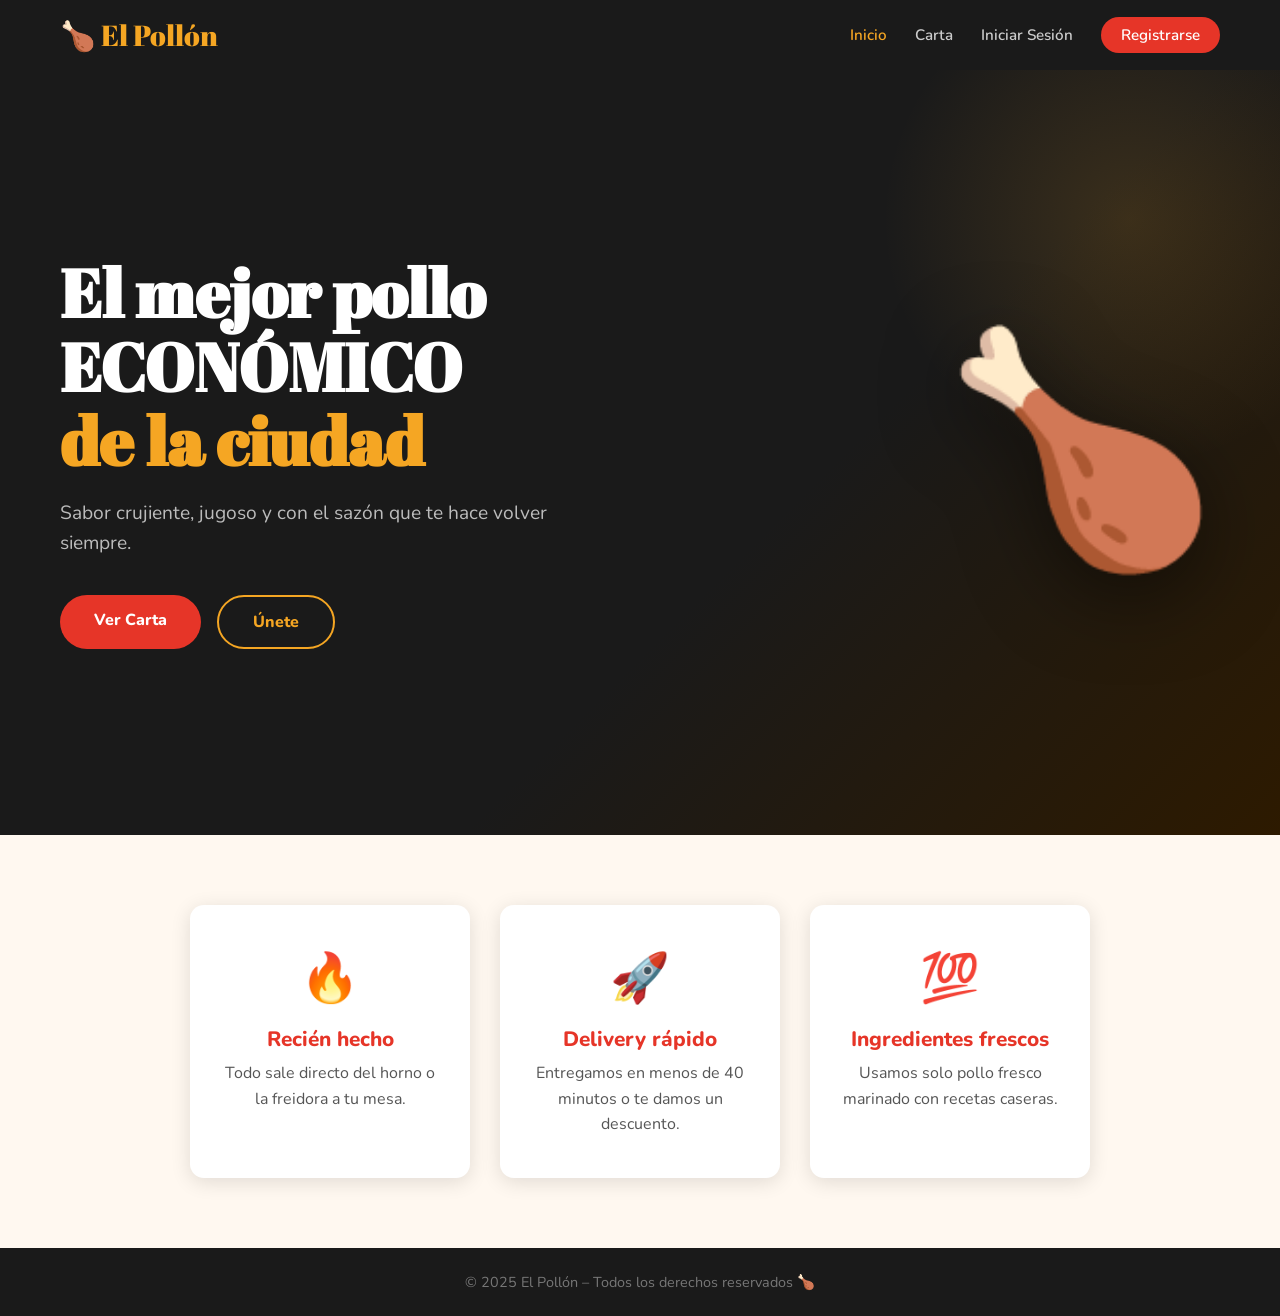
<file: home/index.html>
<!DOCTYPE html>
<html lang="es">
<head>
  <meta charset="UTF-8" />
  <meta name="viewport" content="width=device-width, initial-scale=1.0"/>
  <title>El Pollón – Inicio</title>
  <link rel="stylesheet" href="style.css" />
  <link href="https://fonts.googleapis.com/css2?family=Abril+Fatface&family=Nunito:wght@400;600;800&display=swap" rel="stylesheet"/>
</head>
<body>

     <nav class="navbar">
    <div class="logo">🍗 El Pollón</div>
    <ul class="nav-links">
      <li><a href="index.html" class="active">Inicio</a></li>
      <li><a href="../carta/carta.html">Carta</a></li>
      <li><a href="../login/login.html">Iniciar Sesión</a></li>
      <li><a href="../register/register.html" class="btn-nav">Registrarse</a></li>
    </ul>
  </nav>

  <section class="hero">
    <div class="hero-content">
      <h1>El mejor pollo ECONÓMICO<br/><span>de la ciudad</span></h1>
      <p>Sabor crujiente, jugoso y con el sazón que te hace volver siempre.</p>
      <div class="hero-btns">
        <a href="../carta/carta.html" class="btn-primary">Ver Carta</a>
        <a href="../register/register.html" class="btn-secondary">Únete</a>
      </div>
    </div>
    <div class="hero-img">🍗</div>
  </section>

  <section class="features">
    <div class="feature-card">
      <span>🔥</span>
      <h3>Recién hecho</h3>
      <p>Todo sale directo del horno o la freidora a tu mesa.</p>
    </div>
    <div class="feature-card">
      <span>🚀</span>
      <h3>Delivery rápido</h3>
      <p>Entregamos en menos de 40 minutos o te damos un descuento.</p>
    </div>
    <div class="feature-card">
      <span>💯</span>
      <h3>Ingredientes frescos</h3>
      <p>Usamos solo pollo fresco marinado con recetas caseras.</p>
    </div>
  </section>

  <footer class="footer">
    <p>© 2025 El Pollón – Todos los derechos reservados 🍗</p>
  </footer>

</body>
</html>
</file>
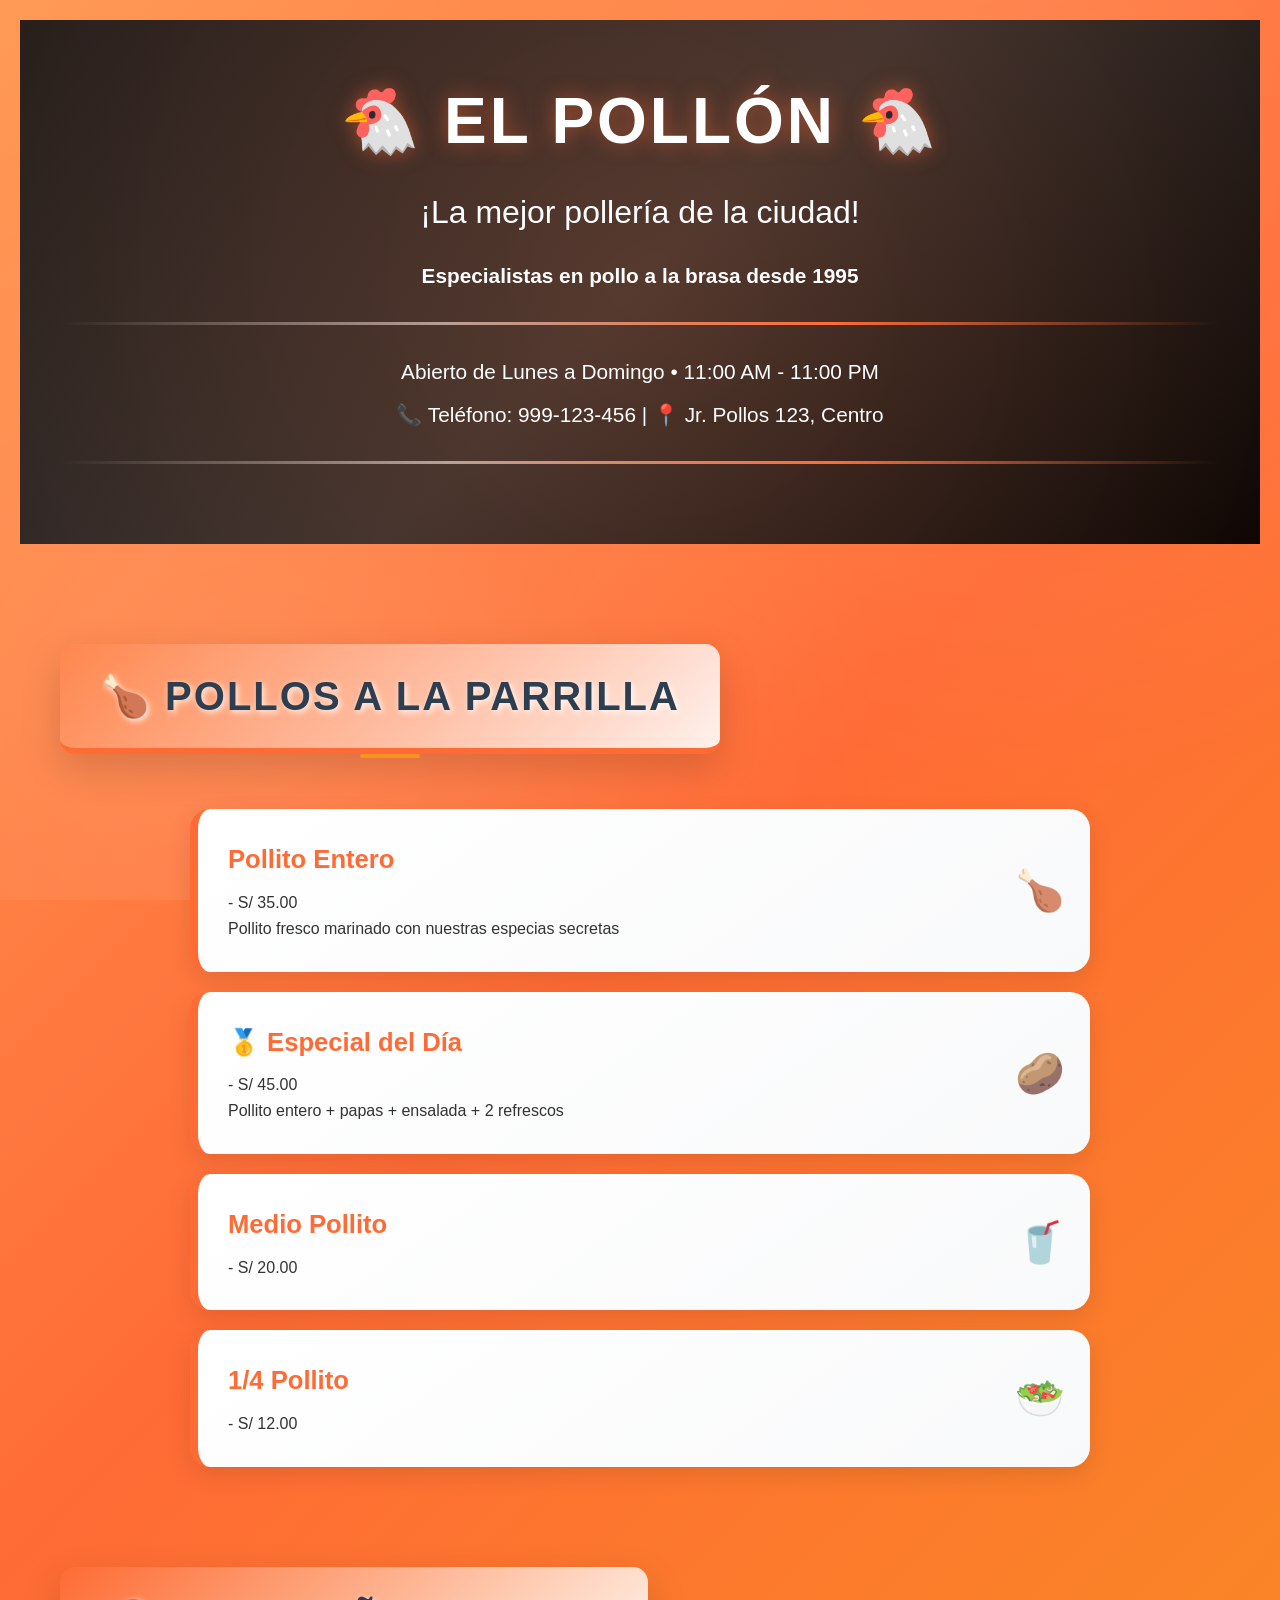
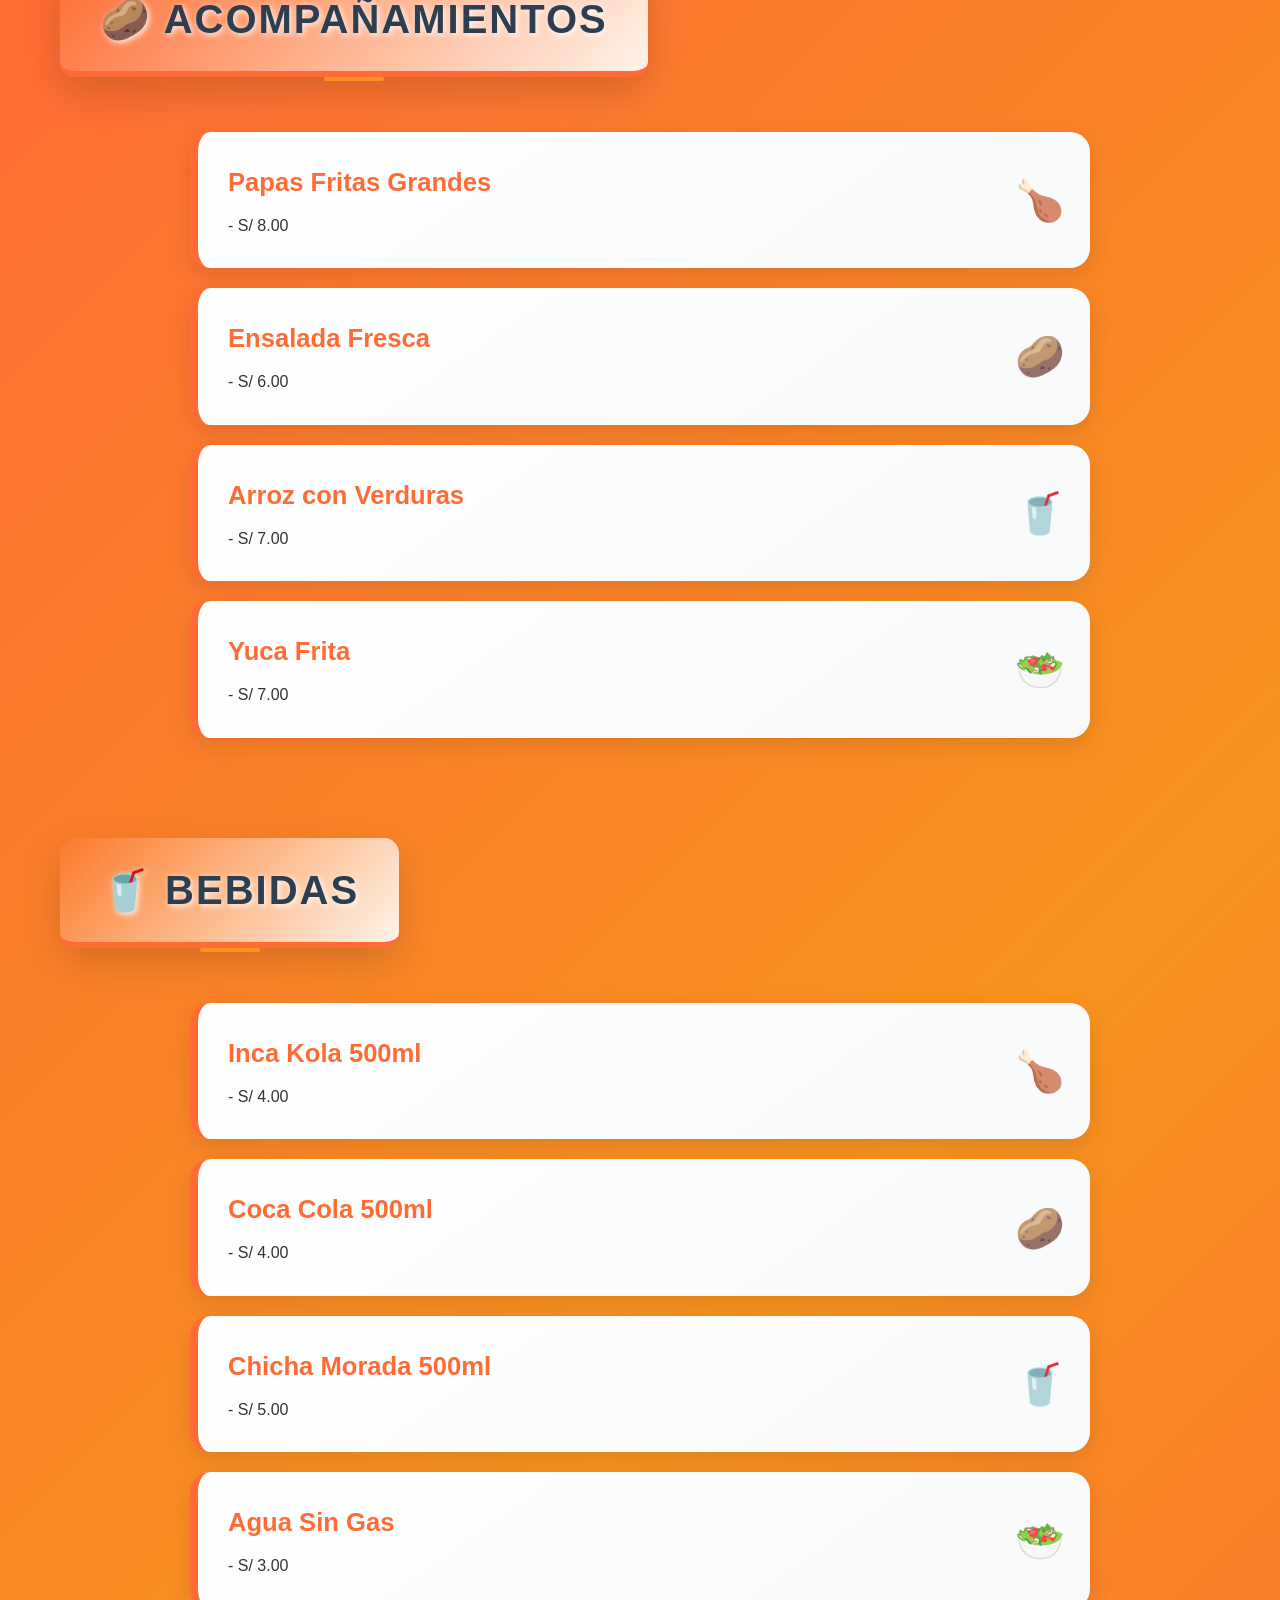
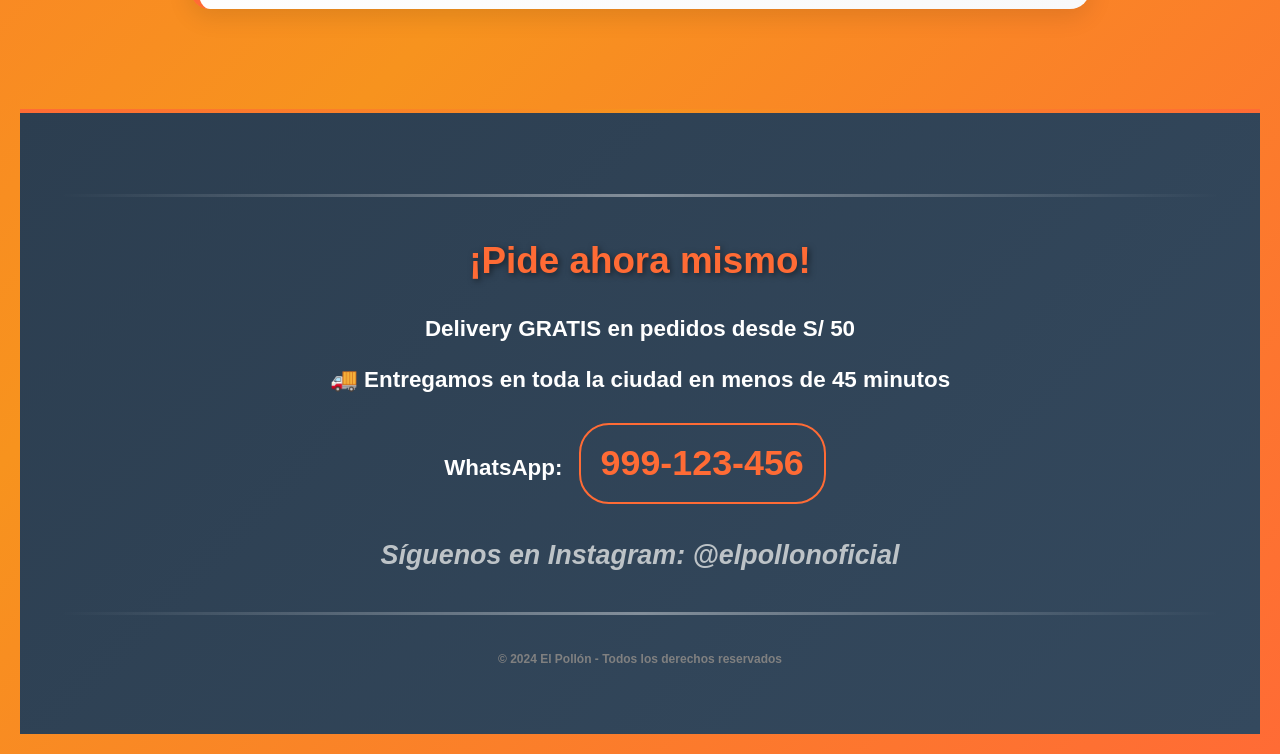
<file: carta/carta.html>
<!DOCTYPE html>
<html lang="es">
<head>
    <meta charset="UTF-8">
    <meta name="viewport" content="width=device-width, initial-scale=1.0">
    <title>El Pollón - Carta de Comidas</title>
    <link rel="stylesheet" href="carta.css">
</head>
<body>
    <header>
        <h1>🐔 EL POLLÓN 🐔</h1>
        <h2>¡La mejor pollería de la ciudad!</h2>
        <p><strong>Especialistas en pollo a la brasa desde 1995</strong></p>
        <hr>
        <p>Abierto de Lunes a Domingo • 11:00 AM - 11:00 PM</p>
        <p>📞 Teléfono: 999-123-456 | 📍 Jr. Pollos 123, Centro</p>
        <hr>
    </header>

    <main>
        <h2>🍗 POLLOS A LA PARRILLA</h2>
        <ul>
            <li><strong>Pollito Entero</strong> - S/ 35.00<br>Pollito fresco marinado con nuestras especias secretas</li>
            <li><strong>🥇 Especial del Día</strong> - S/ 45.00<br>Pollito entero + papas + ensalada + 2 refrescos</li>
            <li><strong>Medio Pollito</strong> - S/ 20.00</li>
            <li><strong>1/4 Pollito</strong> - S/ 12.00</li>
        </ul>

        <h2>🥔 ACOMPAÑAMIENTOS</h2>
        <ul>
            <li><strong>Papas Fritas Grandes</strong> - S/ 8.00</li>
            <li><strong>Ensalada Fresca</strong> - S/ 6.00</li>
            <li><strong>Arroz con Verduras</strong> - S/ 7.00</li>
            <li><strong>Yuca Frita</strong> - S/ 7.00</li>
        </ul>

        <h2>🥤 BEBIDAS</h2>
        <ul>
            <li><strong>Inca Kola 500ml</strong> - S/ 4.00</li>
            <li><strong>Coca Cola 500ml</strong> - S/ 4.00</li>
            <li><strong>Chicha Morada 500ml</strong> - S/ 5.00</li>
            <li><strong>Agua Sin Gas</strong> - S/ 3.00</li>
        </ul>
    </main>

    <footer>
        <hr>
        <h3>¡Pide ahora mismo!</h3>
        <p><strong>Delivery GRATIS</strong> en pedidos desde S/ 50</p>
        <p>🚚 Entregamos en toda la ciudad en menos de 45 minutos</p>
        <p>WhatsApp: <a href="https://wa.me/51999123456">999-123-456</a></p>
        <p><em>Síguenos en Instagram: @elpollonoficial</em></p>
        <hr>
        <p style="text-align: center; font-size: 12px; color: gray;">
            © 2024 El Pollón - Todos los derechos reservados
        </p>
    </footer>
</body>
</html>
</file>
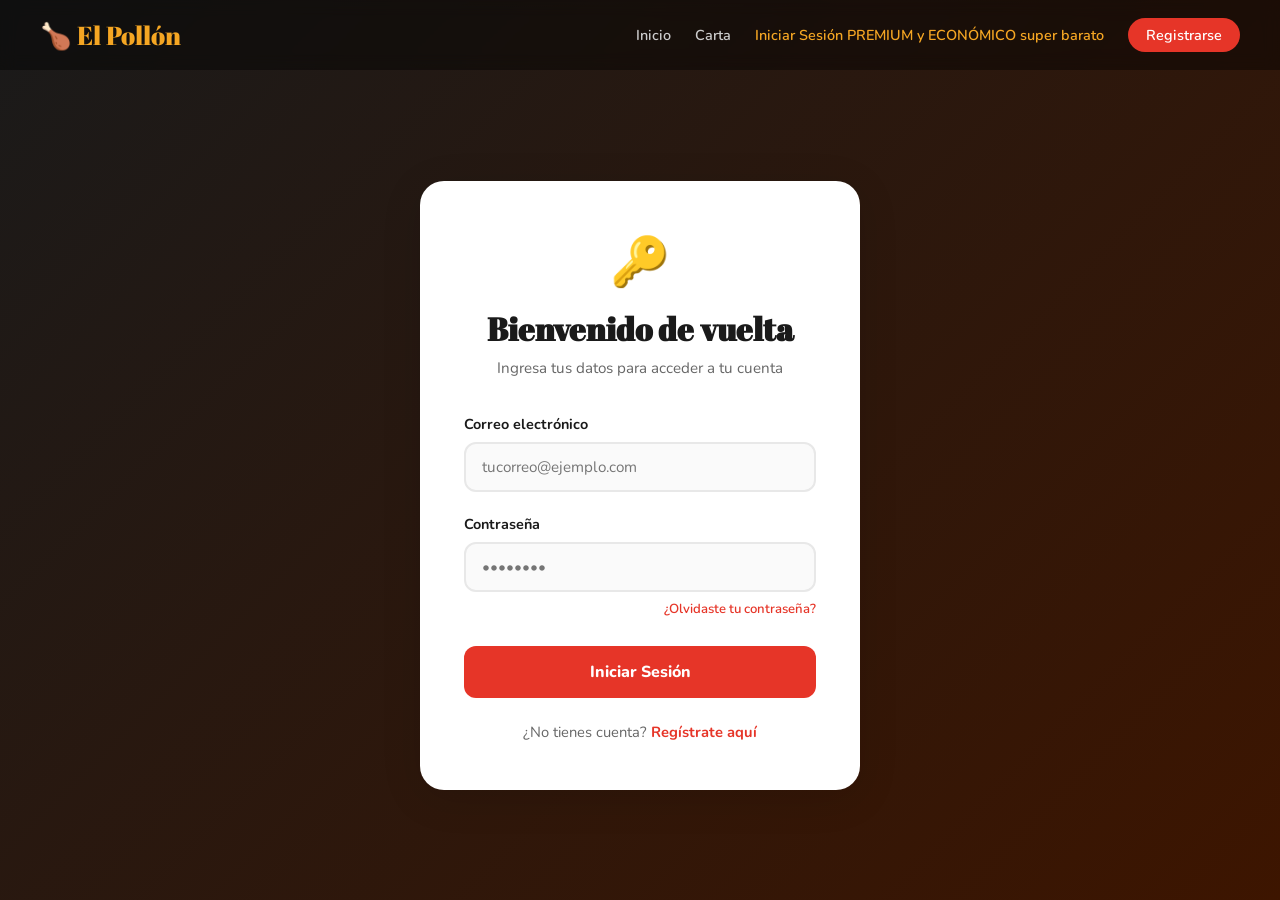
<file: login/login.html>
<!DOCTYPE html>
<html lang="es">
<head>
  <meta charset="UTF-8" />
  <meta name="viewport" content="width=device-width, initial-scale=1.0"/>
  <title>El Pollón – Iniciar Sesión</title>
  <link rel="stylesheet" href="login.css" />
  <link href="https://fonts.googleapis.com/css2?family=Abril+Fatface&family=Nunito:wght@400;600;800&display=swap" rel="stylesheet"/>
</head>
<body>

  <nav class="navbar">
    <a class="logo" href="../home/index.html">🍗 El Pollón</a>
    <ul class="nav-links">
      <li><a href="../home/index.html">Inicio</a></li>
      <li><a href="../carta/carta.html">Carta</a></li>
      <li><a href="login.html" class="active">Iniciar Sesión PREMIUM y ECONÓMICO super barato</a></li>
      <li><a href="../register/register.html" class="btn-nav">Registrarse</a></li>
    </ul>
  </nav>

  <div class="auth-wrapper">
    <div class="auth-card">
      <div class="auth-header">
        <span class="auth-icon">🔑</span>
        <h2>Bienvenido de vuelta</h2>
        <p>Ingresa tus datos para acceder a tu cuenta</p>
      </div>

      <div class="form-group">
        <label for="email">Correo electrónico</label>
        <input type="email" id="email" placeholder="tucorreo@ejemplo.com" />
      </div>

      <div class="form-group">
        <label for="password">Contraseña</label>
        <input type="password" id="password" placeholder="••••••••" />
        <a href="#" class="forgot">¿Olvidaste tu contraseña?</a>
      </div>

      <button class="btn-submit" onclick="alert('¡Sesión iniciada! 🍗')">Iniciar Sesión</button>

      <p class="auth-footer">
        ¿No tienes cuenta? <a href="../register/register.html">Regístrate aquí</a>
      </p>
    </div>
  </div>

</body>
</html>
</file>
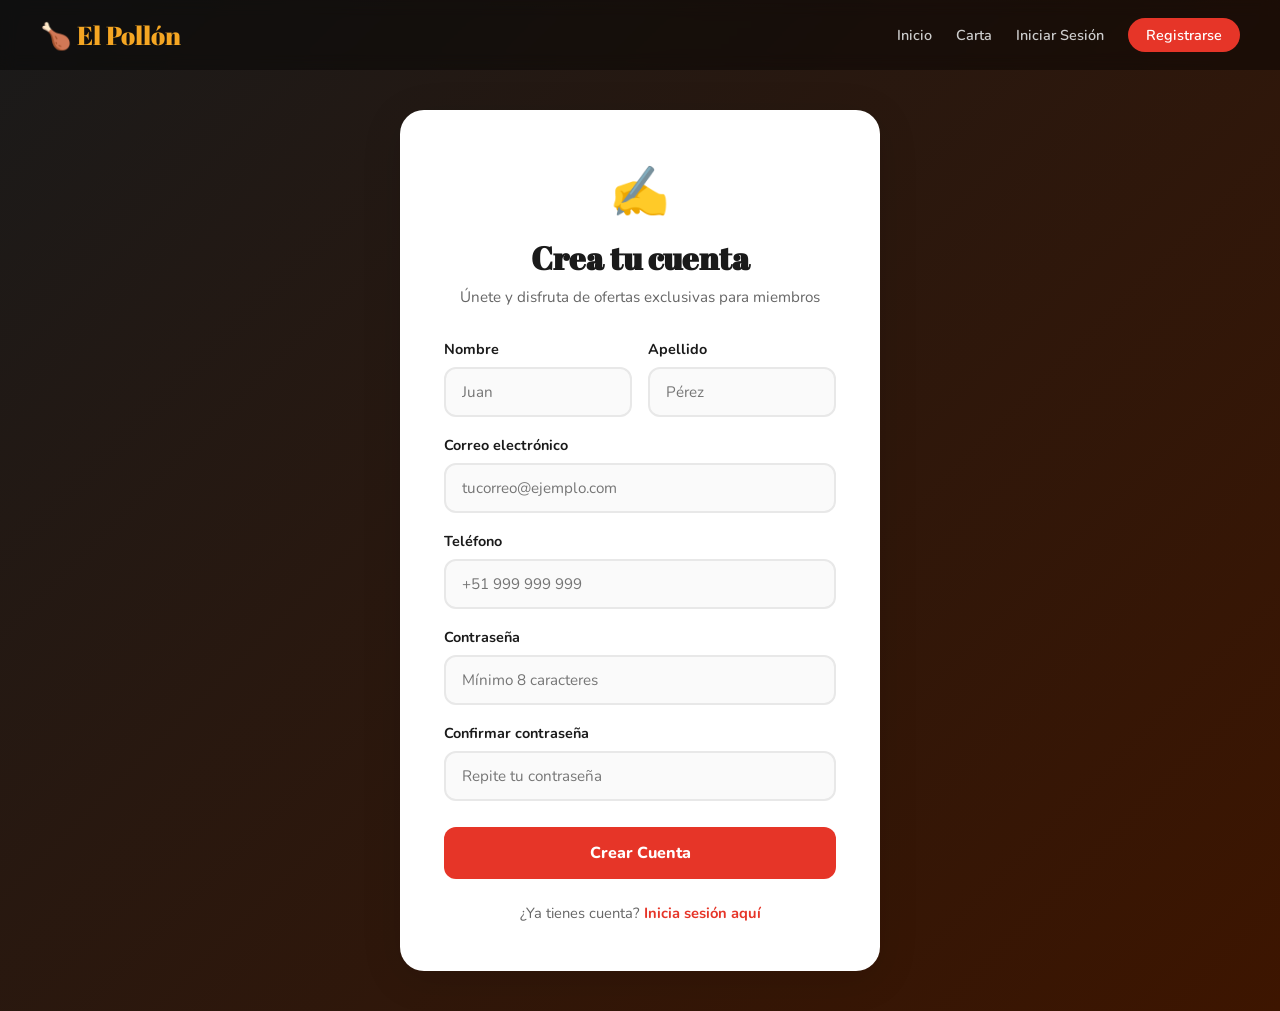
<file: Register/register.html>
<!DOCTYPE html>
<html lang="es">
<head>
  <meta charset="UTF-8" />
  <meta name="viewport" content="width=device-width, initial-scale=1.0"/>
  <title>El Pollón – Registro</title>
  <link rel="stylesheet" href="register.css" />
  <link href="https://fonts.googleapis.com/css2?family=Abril+Fatface&family=Nunito:wght@400;600;800&display=swap" rel="stylesheet"/>
</head>
<body>

  <nav class="navbar">
    <a class="logo" href="../home/index.html">🍗 El Pollón</a>
    <ul class="nav-links">
      <li><a href="../home/index.html">Inicio</a></li>
      <li><a href="../carta/carta.html">Carta</a></li>
      <li><a href="../login/login.html">Iniciar Sesión</a></li>
      <li><a href="register.html" class="btn-nav active">Registrarse</a></li>
    </ul>
  </nav>

  <div class="auth-wrapper">
    <div class="auth-card">
      <div class="auth-header">
        <span class="auth-icon">✍️</span>
        <h2>Crea tu cuenta</h2>
        <p>Únete y disfruta de ofertas exclusivas para miembros</p>
      </div>

      <div class="form-row">
        <div class="form-group">
          <label for="nombre">Nombre</label>
          <input type="text" id="nombre" placeholder="Juan" />
        </div>
        <div class="form-group">
          <label for="apellido">Apellido</label>
          <input type="text" id="apellido" placeholder="Pérez" />
        </div>
      </div>

      <div class="form-group">
        <label for="email">Correo electrónico</label>
        <input type="email" id="email" placeholder="tucorreo@ejemplo.com" />
      </div>

      <div class="form-group">
        <label for="telefono">Teléfono</label>
        <input type="tel" id="telefono" placeholder="+51 999 999 999" />
      </div>

      <div class="form-group">
        <label for="password">Contraseña</label>
        <input type="password" id="password" placeholder="Mínimo 8 caracteres" />
      </div>

      <div class="form-group">
        <label for="confirm">Confirmar contraseña</label>
        <input type="password" id="confirm" placeholder="Repite tu contraseña" />
      </div>

      <button class="btn-submit" onclick="alert('¡Cuenta creada! Bienvenido 🍗')">Crear Cuenta</button>

      <p class="auth-footer">
        ¿Ya tienes cuenta? <a href="../login/login.html">Inicia sesión aquí</a>
      </p>
    </div>
  </div>

</body>
</html>
</file>
<file: home/style.css>
:root {
  --rojo: #e63528;
  --rojo-oscuro: #b52218;
  --amarillo: #f5a623;
  --crema: #fff8f0;
  --oscuro: #1a1a1a;
  --gris: #555;
  --blanco: #ffffff;
  --sombra: 0 4px 20px rgba(0,0,0,0.12);
  --radio: 14px;
}

* { margin: 0; padding: 0; box-sizing: border-box; }

body {
  font-family: 'Nunito', sans-serif;
  background: var(--crema);
  color: var(--oscuro);
}

/* NAVBAR */
.navbar {
  display: flex;
  justify-content: space-between;
  align-items: center;
  padding: 16px 60px;
  background: var(--oscuro);
  position: sticky;
  top: 0;
  z-index: 100;
}

.logo {
  font-family: 'Abril Fatface', cursive;
  font-size: 1.8rem;
  color: var(--amarillo);
}

.nav-links {
  list-style: none;
  display: flex;
  gap: 28px;
  align-items: center;
}

.nav-links a {
  text-decoration: none;
  color: #ccc;
  font-weight: 600;
  font-size: 0.95rem;
  transition: color 0.2s;
}

.nav-links a:hover,
.nav-links a.active { color: var(--amarillo); }

.btn-nav {
  background: var(--rojo) !important;
  color: var(--blanco) !important;
  padding: 8px 20px;
  border-radius: 30px;
}

.btn-nav:hover { background: var(--rojo-oscuro) !important; }

/* HERO */
.hero {
  display: flex;
  justify-content: space-between;
  align-items: center;
  padding: 80px 60px;
  background: linear-gradient(135deg, #1a1a1a 60%, #2d1a00 100%);
  color: var(--blanco);
  min-height: 85vh;
  overflow: hidden;
  position: relative;
}

.hero::before {
  content: '';
  position: absolute;
  width: 500px; height: 500px;
  background: radial-gradient(circle, rgba(245,166,35,0.15) 0%, transparent 70%);
  top: -100px; right: -100px;
  border-radius: 50%;
}

.hero-content { max-width: 560px; z-index: 1; }

.hero-content h1 {
  font-family: 'Abril Fatface', cursive;
  font-size: 4.2rem;
  line-height: 1.1;
  margin-bottom: 20px;
}

.hero-content h1 span { color: var(--amarillo); }

.hero-content p {
  font-size: 1.2rem;
  color: #bbb;
  margin-bottom: 36px;
  line-height: 1.6;
}

.hero-btns { display: flex; gap: 16px; }

.btn-primary {
  background: var(--rojo);
  color: var(--blanco);
  padding: 14px 34px;
  border-radius: 30px;
  text-decoration: none;
  font-weight: 800;
  transition: background 0.2s, transform 0.2s;
}

.btn-primary:hover { background: var(--rojo-oscuro); transform: translateY(-2px); }

.btn-secondary {
  border: 2px solid var(--amarillo);
  color: var(--amarillo);
  padding: 14px 34px;
  border-radius: 30px;
  text-decoration: none;
  font-weight: 800;
  transition: background 0.2s, color 0.2s;
}

.btn-secondary:hover { background: var(--amarillo); color: var(--oscuro); }

.hero-img {
  font-size: 14rem;
  animation: float 3s ease-in-out infinite;
  z-index: 1;
  filter: drop-shadow(0 20px 40px rgba(0,0,0,0.5));
}

@keyframes float {
  0%, 100% { transform: translateY(0); }
  50%       { transform: translateY(-20px); }
}

/* FEATURES */
.features {
  display: flex;
  justify-content: center;
  gap: 30px;
  padding: 70px 60px;
  flex-wrap: wrap;
}

.feature-card {
  background: var(--blanco);
  border-radius: var(--radio);
  padding: 40px 32px;
  text-align: center;
  max-width: 280px;
  box-shadow: var(--sombra);
  transition: transform 0.25s;
}

.feature-card:hover { transform: translateY(-6px); }
.feature-card span  { font-size: 3rem; }

.feature-card h3 {
  font-size: 1.3rem;
  font-weight: 800;
  margin: 14px 0 8px;
  color: var(--rojo);
}

.feature-card p { color: var(--gris); line-height: 1.6; }

/* FOOTER */
.footer {
  background: var(--oscuro);
  color: #777;
  text-align: center;
  padding: 24px;
  font-size: 0.9rem;
}
</file>
<file: carta/carta.css>
/* 🌟 CSS MEJORADO Y PROFESIONAL para El Pollón */
* {
    margin: 0;
    padding: 0;
    box-sizing: border-box;
}

:root {
    /* Colores principales */
    --primary-orange: #ff6b35;
    --secondary-orange: #f7931e;
    --dark-blue: #2c3e50;
    --light-gray: #ecf0f1;
    --white: #ffffff;
    --success-green: #28a745;
    
    /* Sombras */
    --shadow-light: 0 8px 25px rgba(0, 0, 0, 0.1);
    --shadow-medium: 0 15px 40px rgba(0, 0, 0, 0.15);
    --shadow-heavy: 0 25px 60px rgba(0, 0, 0, 0.25);
}

body {
    font-family: 'Segoe UI', Tahoma, Geneva, Verdana, sans-serif;
    line-height: 1.6;
    color: #333;
    background: linear-gradient(135deg, #ff9a56 0%, var(--primary-orange) 30%, var(--secondary-orange) 70%, #ff6b35 100%);
    min-height: 100vh;
    padding: 20px;
    position: relative;
    overflow-x: hidden;
}

body::before {
    content: '';
    position: fixed;
    top: 0;
    left: 0;
    width: 100%;
    height: 100%;
    background: 
        radial-gradient(circle at 20% 80%, rgba(255,255,255,0.1) 0%, transparent 50%),
        radial-gradient(circle at 80% 20%, rgba(255,255,255,0.1) 0%, transparent 50%);
    z-index: -1;
}

.container {
    max-width: 1100px;
    margin: 0 auto;
    background: rgba(255, 255, 255, 0.97);
    border-radius: 25px;
    box-shadow: var(--shadow-heavy);
    overflow: hidden;
    backdrop-filter: blur(10px);
    border: 1px solid rgba(255, 255, 255, 0.2);
    animation: slideIn 0.8s ease-out;
}

/* ANIMACIÓN DE ENTRADA */
@keyframes slideIn {
    from {
        opacity: 0;
        transform: translateY(50px);
    }
    to {
        opacity: 1;
        transform: translateY(0);
    }
}

/* HEADER - FONDO NEGRO ⚫ */
header {
    background: linear-gradient(135deg, #1a1a1a, #2d2d2d, #000000); /* 🖤 NEGRO */
    color: var(--white);
    text-align: center;
    padding: 50px 40px;
    position: relative;
    overflow: hidden;
}

header::before {
    content: '';
    position: absolute;
    top: -50%;
    right: -50%;
    width: 200%;
    height: 200%;
    background: radial-gradient(circle, rgba(255,107,53,0.2) 0%, transparent 70%);
    animation: float 6s ease-in-out infinite;
}

@keyframes float {
    0%, 100% { transform: translateY(0px) rotate(0deg); }
    50% { transform: translateY(-20px) rotate(180deg); }
}

header h1 {
    font-size: 4em;
    font-weight: 900;
    margin-bottom: 15px;
    text-shadow: 4px 4px 12px rgba(0, 0, 0, 0.8);
    letter-spacing: 3px;
    color: var(--white);
    position: relative;
    animation: bounceIn 1s ease-out;
    text-shadow: 0 0 20px rgba(255, 107, 53, 0.5); /* Brillo naranja */
}

@keyframes bounceIn {
    0% { transform: scale(0.3); opacity: 0; }
    50% { transform: scale(1.05); }
    70% { transform: scale(0.9); }
    100% { transform: scale(1); opacity: 1; }
}

header h2 {
    font-size: 2em;
    margin-bottom: 20px;
    font-weight: 400;
    opacity: 0.95;
    color: var(--white);
    animation: fadeInUp 1.2s ease-out 0.2s both;
}

header p {
    font-size: 1.3em;
    margin: 10px 0;
    color: var(--white);
    animation: fadeInUp 1.2s ease-out 0.4s both;
}

@keyframes fadeInUp {
    from {
        opacity: 0;
        transform: translateY(30px);
    }
    to {
        opacity: 1;
        transform: translateY(0);
    }
}

header hr {
    border: none;
    height: 3px;
    background: linear-gradient(90deg, transparent, rgba(255,255,255,0.6), var(--primary-orange), transparent);
    margin: 30px 0;
    border-radius: 2px;
}

/* MAIN ULTRA MEJORADO */
main {
    padding: 50px 40px;
}

main h2 {
    color: var(--dark-blue);
    font-size: 2.5em;
    text-align: center;
    margin: 50px 0 35px 0;
    text-shadow: 2px 2px 6px rgba(255, 255, 255, 0.9);
    border-bottom: 6px solid var(--primary-orange);
    padding: 20px 40px;
    display: inline-block;
    background: linear-gradient(135deg, rgba(255, 107, 53, 0.15), rgba(255, 255, 255, 0.9));
    border-radius: 15px;
    font-weight: 900;
    letter-spacing: 2px;
    position: relative;
    animation: slideInUp 0.8s ease-out;
    box-shadow: var(--shadow-medium);
}

@keyframes slideInUp {
    from {
        opacity: 0;
        transform: translateY(40px);
    }
    to {
        opacity: 1;
        transform: translateY(0);
    }
}

main h2::after {
    content: '';
    position: absolute;
    bottom: -10px;
    left: 50%;
    transform: translateX(-50%);
    width: 60px;
    height: 4px;
    background: var(--secondary-orange);
    border-radius: 2px;
}

main ul {
    list-style: none;
    max-width: 900px;
    margin: 0 auto 50px;
}

main li {
    background: linear-gradient(145deg, #ffffff, #f8f9fa);
    margin: 20px 0;
    padding: 30px;
    border-radius: 20px;
    box-shadow: var(--shadow-light);
    border-left: 8px solid var(--primary-orange);
    transition: all 0.4s cubic-bezier(0.25, 0.46, 0.45, 0.94);
    position: relative;
    overflow: hidden;
    cursor: pointer;
}

main li::before {
    content: '';
    position: absolute;
    top: 0;
    left: 0;
    right: 0;
    height: 4px;
    background: linear-gradient(90deg, var(--primary-orange), var(--secondary-orange), var(--primary-orange));
    transform: scaleX(0);
    transition: transform 0.4s ease;
}

main li:hover {
    transform: translateY(-10px) scale(1.02);
    box-shadow: var(--shadow-heavy);
    border-left-color: var(--secondary-orange);
}

main li:hover::before {
    transform: scaleX(1);
}

main li::after {
    content: '🍗';
    position: absolute;
    right: 25px;
    top: 50%;
    transform: translateY(-50%);
    font-size: 2.5em;
    opacity: 0.85;
    transition: all 0.3s ease;
}

main li:hover::after {
    transform: translateY(-50%) scale(1.1);
    font-size: 2.8em;
}

main li:nth-child(2n)::after {
    content: '🥔';
}

main li:nth-child(3n)::after {
    content: '🥤';
}

main li:nth-child(4n)::after {
    content: '🥗';
}

main li strong {
    color: var(--primary-orange);
    font-size: 1.6em;
    display: block;
    margin-bottom: 10px;
    font-weight: 800;
}

main li strong[data-special] {
    color: var(--success-green);
    font-size: 1.8em;
    text-shadow: 1px 1px 3px rgba(40, 167, 69, 0.3);
}

/* FOOTER PREMIUM */
footer {
    background: linear-gradient(135deg, var(--dark-blue), #34495e);
    color: var(--white);
    text-align: center;
    padding: 50px 40px;
    position: relative;
}

footer::before {
    content: '';
    position: absolute;
    top: 0;
    left: 0;
    right: 0;
    height: 4px;
    background: linear-gradient(90deg, var(--primary-orange), var(--secondary-orange), var(--primary-orange));
}

footer h3 {
    color: var(--primary-orange);
    font-size: 2.3em;
    margin-bottom: 20px;
    text-shadow: 2px 2px 6px rgba(0, 0, 0, 0.5);
}

footer p {
    font-size: 1.4em;
    margin: 15px 0;
    font-weight: 600;
    color: var(--white);
}

footer a {
    color: var(--primary-orange);
    text-decoration: none;
    font-weight: 900;
    font-size: 1.6em;
    padding: 10px 20px;
    border: 2px solid var(--primary-orange);
    border-radius: 30px;
    display: inline-block;
    margin: 10px;
    transition: all 0.3s ease;
}

footer a:hover {
    background: var(--primary-orange);
    color: var(--white);
    transform: translateY(-3px);
    box-shadow: 0 10px 25px rgba(255, 107, 53, 0.4);
}

footer em {
    color: #bdc3c7;
    font-size: 1.2em;
    display: block;
    margin-top: 20px;
}

footer hr {
    border: none;
    height: 3px;
    background: linear-gradient(90deg, transparent, rgba(255,255,255,0.4), transparent);
    margin: 35px 0;
    border-radius: 2px;
}

/* SCROLLBAR PERSONALIZADA */
::-webkit-scrollbar {
    width: 12px;
}

::-webkit-scrollbar-track {
    background: var(--light-gray);
    border-radius: 10px;
}

::-webkit-scrollbar-thumb {
    background: linear-gradient(var(--primary-orange), var(--secondary-orange));
    border-radius: 10px;
}

::-webkit-scrollbar-thumb:hover {
    background: linear-gradient(var(--secondary-orange), var(--primary-orange));
}

/* RESPONSIVE AVANZADO */
@media (max-width: 768px) {
    body { padding: 15px; }
    
    .container { border-radius: 20px; margin: 10px; }
    
    header h1 { font-size: 3em; }
    header h2 { font-size: 1.6em; }
    
    main h2 { 
        font-size: 2em; 
        padding: 15px 25px; 
    }
    
    main li { 
        padding: 25px 20px; 
        margin: 15px 0; 
    }
    
    main li::after { 
        font-size: 2em; 
        right: 20px; 
    }
}

@media (max-width: 480px) {
    header { padding: 40px 25px; }
    main { padding: 40px 25px; }
    footer { padding: 40px 25px; }
    
    header h1 { font-size: 2.2em; }
    main h2 { font-size: 1.7em; }
    
    footer a { 
        display: block; 
        margin: 10px auto; 
        max-width: 250px; 
    }
}

/* EFECTO PARALLAX SUAVE */
@media (prefers-reduced-motion: no-preference) {
    .container {
        background-attachment: fixed;
    }
}
</file>
<file: login/login.css>
:root {
  --rojo: #e63528;
  --rojo-oscuro: #b52218;
  --amarillo: #f5a623;
  --oscuro: #1a1a1a;
  --gris: #666;
  --blanco: #ffffff;
  --borde: #e8e8e8;
  --sombra: 0 8px 40px rgba(0,0,0,0.12);
}

* { margin: 0; padding: 0; box-sizing: border-box; }

body {
  font-family: 'Nunito', sans-serif;
  background: linear-gradient(135deg, #1a1a1a 0%, #3d1500 100%);
  min-height: 100vh;
  display: flex;
  flex-direction: column;
}

/* NAVBAR */
.navbar {
  display: flex;
  justify-content: space-between;
  align-items: center;
  padding: 18px 40px;
  background: rgba(0,0,0,0.4);
  backdrop-filter: blur(8px);
}

.logo {
  font-family: 'Abril Fatface', cursive;
  font-size: 1.6rem;
  color: var(--amarillo);
  text-decoration: none;
}

.nav-links {
  list-style: none;
  display: flex;
  gap: 24px;
  align-items: center;
}

.nav-links a {
  text-decoration: none;
  color: #ccc;
  font-weight: 600;
  font-size: 0.9rem;
  transition: color 0.2s;
}

.nav-links a:hover,
.nav-links a.active { color: var(--amarillo); }

.btn-nav {
  background: var(--rojo) !important;
  color: var(--blanco) !important;
  padding: 7px 18px;
  border-radius: 30px;
}

/* AUTH */
.auth-wrapper {
  flex: 1;
  display: flex;
  align-items: center;
  justify-content: center;
  padding: 40px 20px;
}

.auth-card {
  background: var(--blanco);
  border-radius: 24px;
  padding: 48px 44px;
  width: 100%;
  max-width: 440px;
  box-shadow: var(--sombra);
}

.auth-header { text-align: center; margin-bottom: 36px; }

.auth-icon { font-size: 3rem; display: block; margin-bottom: 12px; }

.auth-header h2 {
  font-family: 'Abril Fatface', cursive;
  font-size: 2rem;
  color: var(--oscuro);
  margin-bottom: 8px;
}

.auth-header p { color: var(--gris); font-size: 0.95rem; }

/* FORM */
.form-group { margin-bottom: 22px; }

.form-group label {
  display: block;
  font-weight: 700;
  font-size: 0.9rem;
  color: var(--oscuro);
  margin-bottom: 8px;
}

.form-group input {
  width: 100%;
  padding: 13px 16px;
  border: 2px solid var(--borde);
  border-radius: 12px;
  font-family: 'Nunito', sans-serif;
  font-size: 0.95rem;
  color: var(--oscuro);
  background: #fafafa;
  outline: none;
  transition: border-color 0.2s, box-shadow 0.2s;
}

.form-group input:focus {
  border-color: var(--amarillo);
  box-shadow: 0 0 0 4px rgba(245,166,35,0.15);
  background: var(--blanco);
}

.forgot {
  display: block;
  text-align: right;
  margin-top: 8px;
  font-size: 0.82rem;
  color: var(--rojo);
  text-decoration: none;
  font-weight: 600;
}

.forgot:hover { text-decoration: underline; }

.btn-submit {
  width: 100%;
  padding: 15px;
  background: var(--rojo);
  color: var(--blanco);
  border: none;
  border-radius: 12px;
  font-family: 'Nunito', sans-serif;
  font-size: 1rem;
  font-weight: 800;
  cursor: pointer;
  transition: background 0.2s, transform 0.15s;
  margin-top: 6px;
}

.btn-submit:hover { background: var(--rojo-oscuro); transform: translateY(-2px); }

.auth-footer {
  text-align: center;
  margin-top: 24px;
  font-size: 0.92rem;
  color: var(--gris);
}

.auth-footer a { color: var(--rojo); font-weight: 700; text-decoration: none; }
.auth-footer a:hover { text-decoration: underline; }
</file>
<file: Register/register.css>
:root {
  --rojo: #e63528;
  --rojo-oscuro: #b52218;
  --amarillo: #f5a623;
  --oscuro: #1a1a1a;
  --gris: #666;
  --blanco: #ffffff;
  --borde: #e8e8e8;
  --sombra: 0 8px 40px rgba(0,0,0,0.12);
}

* { margin: 0; padding: 0; box-sizing: border-box; }

body {
  font-family: 'Nunito', sans-serif;
  background: linear-gradient(135deg, #1a1a1a 0%, #3d1500 100%);
  min-height: 100vh;
  display: flex;
  flex-direction: column;
}

/* NAVBAR */
.navbar {
  display: flex;
  justify-content: space-between;
  align-items: center;
  padding: 18px 40px;
  background: rgba(0,0,0,0.4);
  backdrop-filter: blur(8px);
}

.logo {
  font-family: 'Abril Fatface', cursive;
  font-size: 1.6rem;
  color: var(--amarillo);
  text-decoration: none;
}

.nav-links {
  list-style: none;
  display: flex;
  gap: 24px;
  align-items: center;
}

.nav-links a {
  text-decoration: none;
  color: #ccc;
  font-weight: 600;
  font-size: 0.9rem;
  transition: color 0.2s;
}

.nav-links a:hover,
.nav-links a.active { color: var(--amarillo); }

.btn-nav {
  background: var(--rojo) !important;
  color: var(--blanco) !important;
  padding: 7px 18px;
  border-radius: 30px;
}

/* AUTH */
.auth-wrapper {
  flex: 1;
  display: flex;
  align-items: center;
  justify-content: center;
  padding: 40px 20px;
}

.auth-card {
  background: var(--blanco);
  border-radius: 24px;
  padding: 48px 44px;
  width: 100%;
  max-width: 480px;
  box-shadow: var(--sombra);
}

.auth-header { text-align: center; margin-bottom: 32px; }

.auth-icon { font-size: 3rem; display: block; margin-bottom: 12px; }

.auth-header h2 {
  font-family: 'Abril Fatface', cursive;
  font-size: 2rem;
  color: var(--oscuro);
  margin-bottom: 8px;
}

.auth-header p { color: var(--gris); font-size: 0.95rem; }

/* FORM */
.form-group { margin-bottom: 18px; }

.form-group label {
  display: block;
  font-weight: 700;
  font-size: 0.9rem;
  color: var(--oscuro);
  margin-bottom: 8px;
}

.form-group input {
  width: 100%;
  padding: 13px 16px;
  border: 2px solid var(--borde);
  border-radius: 12px;
  font-family: 'Nunito', sans-serif;
  font-size: 0.95rem;
  color: var(--oscuro);
  background: #fafafa;
  outline: none;
  transition: border-color 0.2s, box-shadow 0.2s;
}

.form-group input:focus {
  border-color: var(--amarillo);
  box-shadow: 0 0 0 4px rgba(245,166,35,0.15);
  background: var(--blanco);
}

.form-row {
  display: grid;
  grid-template-columns: 1fr 1fr;
  gap: 16px;
}

.btn-submit {
  width: 100%;
  padding: 15px;
  background: var(--rojo);
  color: var(--blanco);
  border: none;
  border-radius: 12px;
  font-family: 'Nunito', sans-serif;
  font-size: 1rem;
  font-weight: 800;
  cursor: pointer;
  transition: background 0.2s, transform 0.15s;
  margin-top: 8px;
}

.btn-submit:hover { background: var(--rojo-oscuro); transform: translateY(-2px); }

.auth-footer {
  text-align: center;
  margin-top: 24px;
  font-size: 0.92rem;
  color: var(--gris);
}

.auth-footer a { color: var(--rojo); font-weight: 700; text-decoration: none; }
.auth-footer a:hover { text-decoration: underline; }

@media (max-width: 480px) {
  .auth-card { padding: 32px 24px; }
  .form-row { grid-template-columns: 1fr; }
}
</file>
